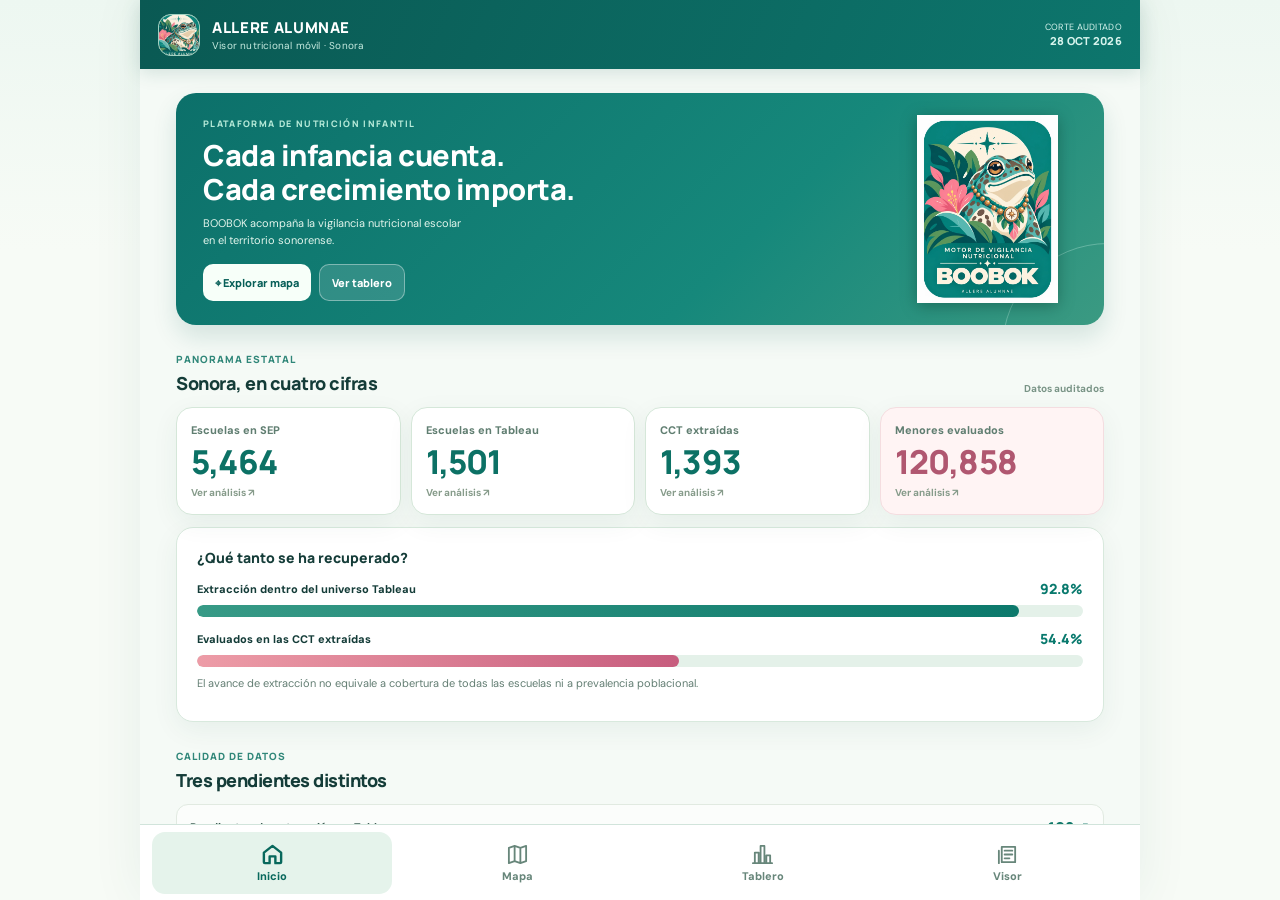
<file: movil.html>
<!doctype html>
<html lang="es-MX">
<head>
<meta charset="utf-8">
<meta name="viewport" content="width=device-width,initial-scale=1,viewport-fit=cover">
<meta name="theme-color" content="#0a5953">
<meta name="apple-mobile-web-app-capable" content="yes">
<meta name="apple-mobile-web-app-status-bar-style" content="black-translucent">
<meta name="apple-mobile-web-app-title" content="ALLERE">
<meta name="description" content="ALLERE ALUMNAE. Mapa nutricional y tablero escolar interactivo de Sonora para celular.">
<title>ALLERE ALUMNAE | Webapp móvil</title>
<link rel="manifest" href="./manifest.webmanifest">
<link rel="apple-touch-icon" href="./assets/boobok/BOOBOK_avatar_256.png">
<link rel="icon" type="image/png" href="./assets/boobok/BOOBOK_avatar_128.png">
<link rel="stylesheet" href="./movil.css">
</head>
<body>
<div class="app">
 <header class="app-top">
   <div class="top-mark"><img src="./assets/boobok/BOOBOK_avatar_128.png" alt="BOOBOK"></div>
   <div class="top-name"><strong>ALLERE ALUMNAE</strong><span>Visor nutricional móvil · Sonora</span></div>
   <div class="top-cut"><span>CORTE AUDITADO</span><b>28 OCT 2026</b></div>
 </header>
 <main class="main" id="appMain">
   <section class="view" id="view-home" aria-label="Inicio">
     <div class="hero">
       <div class="hero-copy">
         <span class="kicker">PLATAFORMA DE NUTRICIÓN INFANTIL</span>
         <h1>Cada infancia cuenta.<br>Cada crecimiento importa.</h1>
         <p>BOOBOK acompaña la vigilancia nutricional escolar en el territorio sonorense.</p>
         <div class="hero-cta"><button data-go="map">⌖ Explorar mapa</button><button class="secondary" data-go="dashboard">Ver tablero</button></div>
       </div>
       <img class="hero-portrait" src="./assets/boobok/BOOBOK_ficha_vertical.webp" alt="BOOBOK, guardián nutricional con paleta turquesa, verde y rosa">
     </div>
     <div class="section-head"><div><span class="topline">Panorama estatal</span><h2>Sonora, en cuatro cifras</h2></div><small>Datos auditados</small></div>
     <div id="homeKpis" class="kpi-grid" aria-live="polite"><div class="card">Cargando indicadores…</div></div>
     <article class="card" aria-label="Avance del operativo">
       <h3>¿Qué tanto se ha recuperado?</h3>
       <div class="ratio-row"><span>Extracción dentro del universo Tableau</span><b id="homeExtractPct">…</b></div>
       <div class="meter"><span id="homeExtractBar" style="width:0%"></span></div>
       <div class="ratio-row"><span>Evaluados en las CCT extraídas</span><b id="homeEvalPct">…</b></div>
       <div class="meter pink"><span id="homeEvalBar" style="width:0%"></span></div>
       <p class="source-note">El avance de extracción no equivale a cobertura de todas las escuelas ni a prevalencia poblacional.</p>
     </article>
     <div class="section-head"><div><span class="topline">Calidad de datos</span><h2>Tres pendientes distintos</h2></div></div>
     <div class="summary-list" id="homeGaps"></div>
     <div class="notice"><strong>Interpretación epidemiológica:</strong> son resultados agregados del operativo escolar IMSS. No representan a todos los menores residentes de Sonora. Las escuelas están georreferenciadas por ubicación del plantel, no por domicilio infantil.</div>
     <div class="actions"><button class="action" data-go="map">Abrir mapa 🗺️</button><button class="action alt" data-go="dashboard">Análisis por territorio</button></div>
     <div class="install-banner" id="installBanner"><strong>Instala ALLERE en tu celular</strong><div id="installHint">Accede desde tu pantalla de inicio.</div><button id="installBtn" type="button">Instalar webapp</button></div>
     <p class="footer-notice">ALLERE ALUMNAE · BOOBOK · Fuentes IMSS, SEP, CONAPO e INEGI. Sin registros nominales infantiles.</p>
   </section>
   <section class="view view-map" id="view-map" hidden aria-label="Mapa de Sonora">
     <div id="mapSlot" class="map-empty">
       <img src="./assets/boobok/BOOBOK_avatar_128.png" alt="">
       <span class="spinner" aria-hidden="true"></span>
       <strong>Preparando el mapa territorial</strong>
       <p>Se utiliza el visor Leaflet de ALLERE, con filtros y ficha adaptados a pantalla táctil.</p>
     </div>
   </section>
   <section class="view" id="view-dashboard" hidden aria-label="Tablero nutricional">
     <div class="section-head" style="margin-top:4px"><div><span class="topline">Tablero táctil</span><h2>Exploración territorial</h2></div><small>6 distritos · 72 municipios</small></div>
     <p class="section-subtitle">Selecciona el distrito y municipio. Pulsa una cifra o un segmento para abrir su ficha metodológica.</p>
     <div class="filters">
       <div><label for="mobileDistrict">Distrito de Salud</label><select id="mobileDistrict"><option value="">Todo Sonora</option></select></div>
       <div><label for="mobileMunicipality">Municipio</label><select id="mobileMunicipality"><option value="">Todos los municipios</option></select></div>
     </div>
     <div class="data-mast"><span aria-hidden="true">◉</span><div>Analizando <b id="selectedTerritory">Sonora</b><br><small id="selectedContext">Corte IMSS: octubre de 2026</small></div></div>
     <div class="section-head"><div><span class="topline">Indicadores</span><h2>Cobertura y evaluación</h2></div></div>
     <div id="dashboardKpis" class="status-grid" aria-live="polite"></div>
     <article class="card">
       <h3>Avance de recuperación y evaluación</h3>
       <div id="dashboardMeters"></div>
       <p class="source-note">Los denominadores cambian según el indicador. Pulsa una cifra para conocerlos.</p>
     </article>
     <div class="section-head"><div><span class="topline">Clasificación antropométrica</span><h2>Distribución del IMC</h2></div></div>
     <article class="card">
       <p>Porcentaje entre registros con IMC clasificado del territorio seleccionado. No es prevalencia poblacional.</p>
       <div id="nutriStack" class="stacked" role="group" aria-label="Categorías de IMC"></div>
       <div id="nutritionLegend" class="legend-list"></div>
       <p id="nutriPrivacy" class="source-note"></p>
     </article>
     <div class="section-head"><div><span class="topline">Comparación territorial</span><h2>Distritos de Salud</h2></div><small>Tocar para filtrar</small></div>
     <article class="card" style="margin-top:0">
       <p>Ordenados por avance de extracción de CCT presentes en Tableau. Esta comparación no mide representatividad del operativo.</p>
       <div id="districtRows" class="territories"></div>
     </article>
     <div class="actions"><button class="action" data-go="map">Ver territorio en el mapa</button><button class="action alt" type="button" data-go="full">Visor integral ↗</button></div>
     <p class="footer-notice">Las categorías pequeñas están suprimidas conforme a las reglas de publicación. Nunca interpretar «S/D» como cero.</p>
   </section>
   <section class="view view-map" id="view-full" hidden aria-label="Visor integral interactivo">
     <div id="fullSlot" class="map-empty"><img src="./assets/boobok/BOOBOK_avatar_128.png" alt=""><strong>Visor integral</strong><p>Gráficos interactivos, panorama epidemiológico y filtros municipales en la plataforma completa.</p></div>
   </section>
 </main>
 <nav class="tabbar" aria-label="Navegación de la webapp">
   <button type="button" data-tab="home" class="active" aria-current="page"><svg viewBox="0 0 24 24" aria-hidden="true"><path d="M3 10 12 3l9 7v10a1 1 0 0 1-1 1h-5v-7H9v7H4a1 1 0 0 1-1-1z"/></svg><span>Inicio</span></button>
   <button type="button" data-tab="map"><svg viewBox="0 0 24 24" aria-hidden="true"><path d="m3 5 6-2 6 2 6-2v16l-6 2-6-2-6 2zM9 3v16m6-14v16"/></svg><span>Mapa</span></button>
   <button type="button" data-tab="dashboard"><svg viewBox="0 0 24 24" aria-hidden="true"><path d="M4 21V10h4v11M10 21V3h4v18m2 0v-8h4v8M2 21h20"/></svg><span>Tablero</span></button>
   <button type="button" data-tab="full"><svg viewBox="0 0 24 24" aria-hidden="true"><path d="M6 4h14v16H6zM3 8v13M9 8h8M9 12h8M9 16h5"/></svg><span>Visor</span></button>
 </nav>
</div>
<dialog id="detailSheet" class="sheet" aria-labelledby="sheetTitle">
 <div class="sheet-bar"></div>
 <div class="sheet-head"><div><span>FICHA DE INDICADOR · BOOBOK</span><h2 id="sheetTitle">Detalle</h2></div><button type="button" id="closeSheet" aria-label="Cerrar detalle">✕</button></div>
 <div class="sheet-body" id="sheetBody"></div>
</dialog>
<script src="./movil.js" defer></script>
</body>
</html>
</file>
<file: movil.css>
/* ALLERE ALUMNAE · Webapp móvil PWA · 30 OCT 2026 */
@import url('https://fonts.googleapis.com/css2?family=DM+Sans:wght@400;500;600;700;800&family=Manrope:wght@400;600;700;800;900&display=swap');
:root{--deep:#0b5b54;--teal:#158378;--teal2:#409993;--cream:#f7fbf6;--aqua:#7bb7b7;--rose:#ec889b;--leaf:#5e9569;--ink:#143c38;--muted:#69867b;--line:#d8e9dd;--shadow:0 8px 27px #0b4c4210;--bottom:76px}
*{box-sizing:border-box}
html{height:100%;background:var(--cream)}
body{margin:0;font-family:'DM Sans',system-ui,sans-serif;color:var(--ink);background:linear-gradient(180deg,#edf7f1 0%,#f7fbf6 250px);height:100%;overflow:hidden}
button,select,input{font:inherit}
button{cursor:pointer}
button:focus-visible,select:focus-visible,a:focus-visible{outline:3px solid #d96685;outline-offset:3px}
[hidden]{display:none!important}
.app{height:100%;height:100dvh;display:flex;flex-direction:column;max-width:1000px;margin:auto;background:#f5faf6;box-shadow:0 0 50px #174f4112}
header.app-top{flex:0 0 auto;min-height:69px;display:flex;align-items:center;gap:12px;padding:11px 18px 11px max(18px,env(safe-area-inset-left));background:linear-gradient(115deg,#0a5953,#0d766d);color:#fff;z-index:6;box-shadow:0 3px 18px #0b514428}
.top-mark{width:42px;height:42px;border-radius:13px;background:#fff8ec;border:1px solid #a2d1c1;display:grid;place-items:center;overflow:hidden;flex-shrink:0}
.top-mark img{height:100%;width:100%;object-fit:contain}
.top-name{min-width:0;flex:1}
.top-name strong{display:block;letter-spacing:.65px;font:900 15px Manrope,sans-serif}
.top-name span{display:block;font-size:10px;color:#c8ece1;letter-spacing:.2px;margin-top:1px}
.top-cut{font-size:9px;color:#d7f4ed;white-space:nowrap;letter-spacing:.3px;text-align:right}
.top-cut b{display:block;font:800 11px Manrope}
.main{min-height:0;flex:1;overflow-y:auto;overscroll-behavior:contain;scrollbar-width:thin;-webkit-overflow-scrolling:touch}
.view{min-height:100%;padding:16px 16px 32px}
.view-map{padding:0;height:100%;min-height:0;overflow:hidden}
.map-frame{width:100%;height:100%;display:block;border:0;background:#daeae0}
.tabbar{height:calc(var(--bottom) + env(safe-area-inset-bottom));padding:7px max(12px,env(safe-area-inset-right)) calc(6px + env(safe-area-inset-bottom)) max(12px,env(safe-area-inset-left));background:#fff;border-top:1px solid #d1e4db;display:flex;gap:5px;justify-content:space-around;align-items:stretch;flex:0 0 auto;z-index:7}
.tabbar button{background:transparent;border:0;border-radius:13px;min-width:76px;flex:1;display:flex;flex-direction:column;justify-content:center;align-items:center;gap:3px;color:#67867a;font-size:11px;font-weight:800;transition:background .18s}
.tabbar button svg{width:23px;height:23px;stroke:currentColor;stroke-width:1.9;fill:none;stroke-linecap:round;stroke-linejoin:round}
.tabbar button.active{background:#e5f3eb;color:#08685c}
.tabbar button.active svg{stroke-width:2.5}
.hero{display:grid;grid-template-columns:minmax(0,1fr) 108px;gap:7px;align-items:center;border-radius:20px;padding:18px 12px 18px 19px;background:linear-gradient(135deg,#0c706a,#16887b 62%,#3b9a82);color:#fff;min-height:194px;position:relative;overflow:hidden;box-shadow:0 12px 25px #0d5e5424}
.hero:after{content:'';position:absolute;width:210px;height:210px;border:1px solid #e1fff547;right:-110px;bottom:-130px;border-radius:50%}
.hero-copy{position:relative;z-index:1}
.kicker{display:block;font:800 9px Manrope;letter-spacing:1.35px;color:#b5e9d8}
.hero h1{font:900 clamp(19px,4.9vw,28px)/1.18 Manrope;margin:8px 0 8px;letter-spacing:-.5px}
.hero p{color:#e3f5ec;font-size:11px;line-height:1.55;max-width:270px;margin:0}
.hero-portrait{height:164px;width:106px;position:relative;z-index:1;object-fit:contain;filter:drop-shadow(0 3px 8px #063c2e70)}
.hero-cta{display:flex;gap:8px;margin-top:15px;flex-wrap:wrap}
.hero-cta button{min-height:37px;border:0;border-radius:10px;background:#f7fff9;color:#075f58;font:900 11px Manrope;padding:9px 12px}
.hero-cta button.secondary{background:#ffffff23;border:1px solid #ffffff60;color:#fff}
.section-head{display:flex;align-items:end;justify-content:space-between;gap:12px;margin:22px 0 12px}
.section-head h2{font:900 18px Manrope;margin:3px 0 0;letter-spacing:-.5px}
.section-head small{color:#799486;font-size:10px;font-weight:700}
.section-head .topline{color:#308779;font:900 10px Manrope;letter-spacing:1px;text-transform:uppercase}
.kpi-grid{display:grid;grid-template-columns:repeat(2,minmax(0,1fr));gap:10px}
.kpi{padding:15px 14px;min-height:108px;display:flex;flex-direction:column;align-items:flex-start;justify-content:space-between;text-align:left;border:1px solid #d5e7d9;background:#fff;border-radius:16px;box-shadow:var(--shadow)}
.kpi small{font-size:11px;line-height:1.3;color:#607e71;font-weight:800;max-width:180px}
.kpi strong{font:900 clamp(22px,6.1vw,33px)/1.14 Manrope;color:#0c7165;letter-spacing:-.8px}
.kpi span{color:#869b8a;font-size:10px;font-weight:700}
.kpi.rose{background:#fff4f4;border-color:#f4dde0}
.kpi.rose strong{color:#b05770}
.kpi.active{border-color:#218778;box-shadow:0 0 0 2px #21877818}
.card{border-radius:17px;background:#fff;border:1px solid var(--line);padding:16px;box-shadow:var(--shadow);margin-top:12px}
.card h3{font:900 14px Manrope;margin:0 0 12px}
.card p{font-size:11px;line-height:1.6;color:#637e73;margin:8px 0}
.ratio-row{display:flex;justify-content:space-between;align-items:center;margin:12px 0 7px;gap:10px;font-size:11px;font-weight:800}
.ratio-row b{color:#08796d;font:900 14px Manrope}
.meter{background:#e4f1e9;border-radius:999px;overflow:hidden;height:12px}
.meter span{display:block;height:100%;background:linear-gradient(90deg,#379a86,#0c796c);border-radius:999px;transition:width .35s}
.meter.pink span{background:linear-gradient(90deg,#ed9ca7,#c75d7e)}
.source-note{font-size:10px;color:#81998d;margin:8px 0 0;line-height:1.45}
.notice{padding:13px;border-radius:13px;background:#fff8e9;border:1px solid #f0ddbd;color:#6d674e;font-size:11px;line-height:1.55;margin-top:13px}
.notice strong{color:#665333}
.actions{display:flex;gap:9px;flex-wrap:wrap;margin:12px 0}
.action{border:0;border-radius:11px;background:#10786e;color:#fff;padding:12px 14px;min-height:44px;font:900 12px Manrope;flex:1}
.action.alt{background:#e6f4eb;color:#116b5f;border:1px solid #c2e0d0}
.data-mast{display:flex;align-items:center;gap:8px;background:#e8f4ed;border:1px solid #c9e5d5;padding:9px 11px;border-radius:12px;margin-top:12px;font-size:11px;color:#356c5f}
.data-mast b{color:#0a695e}
.filters{display:grid;grid-template-columns:1fr 1fr;gap:9px}
.filters label{font-size:10px;color:#658476;font-weight:800;display:block;margin-bottom:5px}
.filters select{background:#fff;border:1px solid #cbded4;border-radius:11px;width:100%;height:45px;padding:0 27px 0 9px;color:#1b554c;min-width:0;font-size:12px}
.section-subtitle{font-size:11px;color:#759083;margin:4px 0 14px;line-height:1.5}
.status-grid{display:grid;grid-template-columns:repeat(2,minmax(0,1fr));gap:9px}
.mini-stat{border:1px solid #d9e6dc;background:#fff;border-radius:12px;padding:12px;text-align:left;min-height:78px}
.mini-stat small{color:#71897e;display:block;font-size:10px;line-height:1.25;font-weight:800}
.mini-stat b{color:#0b6c63;font:900 22px Manrope;display:block;margin-top:7px}
.mini-stat i{font-size:9px;color:#7b9087;font-style:normal}
.stacked{display:flex;height:22px;overflow:hidden;border-radius:10px;background:#edf1ed;gap:1px}
.stacked button{min-width:0;border:0;min-height:22px;padding:0}
.legend-list{display:grid;grid-template-columns:repeat(2,1fr);gap:8px;margin-top:14px}
.legend-item{display:flex;align-items:center;gap:8px;border:1px solid #e5eee6;border-radius:10px;background:#f9fcf9;padding:10px;text-align:left;min-width:0}
.legend-item i{width:10px;height:10px;border-radius:50%;display:block;flex-shrink:0}
.legend-item span{font-size:10px;color:#476d5d;font-weight:800}
.legend-item b{font-size:12px;color:#0e635b;display:block;margin-top:2px}
.territories{display:grid;gap:7px}
.territory{display:grid;grid-template-columns:minmax(0,1fr) 66px;gap:10px;align-items:center;padding:10px 12px;border:1px solid #e1ede3;border-radius:12px;background:#fbfdfb;text-align:left}
.territory.active{background:#e8f5ee;border-color:#9ed5bb}
.territory span{font:800 11px Manrope;color:#345e50}
.territory small{display:block;color:#94a499;margin-top:3px;font-size:9px}
.territory em{font:900 12px Manrope;color:#0e7969;font-style:normal;text-align:right}
.territory .meter{height:6px;margin-top:7px}
.summary-list{display:grid;gap:8px}
.summary-row{border:1px solid #e1eae1;border-radius:12px;padding:12px 13px;background:#fbfdfb;display:flex;align-items:center;justify-content:space-between;text-align:left;gap:14px;color:#34564c;font-size:11px;font-weight:700}
.summary-row b{font:900 15px Manrope;color:#11786a}
.footer-notice{font-size:10px;line-height:1.65;text-align:center;color:#708779;margin:18px 8px 4px}
.map-empty{height:100%;display:grid;place-items:center;align-content:center;gap:13px;background:linear-gradient(165deg,#eaf5ed,#d8ebe0)}
.map-empty img{width:67px;height:67px;object-fit:contain}
.map-empty strong{font:900 14px Manrope;color:#086759}
.map-empty p{max-width:220px;font-size:11px;line-height:1.5;color:#638579;text-align:center}
.sheet{border:0;position:fixed;margin:auto 0 0;inset:auto 0 0;width:100%;max-width:100%;max-height:min(82dvh,850px);overflow-y:auto;background:#fffdf9;border-radius:23px 23px 0 0;padding:0;box-shadow:0 -20px 50px #0d363a55;color:var(--ink);z-index:30}
.sheet::backdrop{background:#0a312f9c;backdrop-filter:blur(2px)}
.sheet-bar{height:5px;width:43px;background:#c8dcd1;border-radius:99px;margin:11px auto 1px}
.sheet-head{padding:14px 19px;border-bottom:1px solid #e4eee8;display:flex;gap:8px;align-items:center}
.sheet-head span{display:block;font-size:10px;letter-spacing:1px;font-weight:900;color:#5d9382}
.sheet-head h2{font:900 19px Manrope;margin:2px 0;color:#095e54}
.sheet-head button{margin-left:auto;border:0;background:#e7f1e9;border-radius:10px;width:37px;height:37px;color:#0c6257;font-size:19px}
.sheet-body{padding:15px 19px 28px;max-width:850px;margin:auto}
.sheet-body .sheet-value{font:900 36px Manrope;color:#087568;margin:4px 0}
.sheet-body h3{font:900 13px Manrope;color:#165a52;margin:18px 0 6px}
.sheet-body p{font-size:12px;line-height:1.65;color:#617c70}
.sheet-formula{border:1px solid #d8eade;background:#eef7f1;border-radius:12px;padding:13px;line-height:1.6;font-size:11px;color:#31695b;overflow-wrap:anywhere}
.sheet-source{border-top:1px solid #e4eee6;padding-top:10px;color:#879b8d;font-size:10px}
.install-banner{display:none;margin-top:13px;border:1px solid #c2e3d3;border-radius:13px;padding:12px;background:#e8f5ed;color:#186455;font-size:11px;line-height:1.5}
.install-banner button{border:0;background:#10786e;color:white;border-radius:9px;padding:9px 11px;margin-top:8px;font-weight:800}
.install-banner.visible{display:block}
.spinner{width:34px;height:34px;border:3px solid #d2eadd;border-top-color:#0c7b71;border-radius:50%;animation:spin .9s linear infinite}
@keyframes spin{to{transform:rotate(360deg)}}
@media(min-width:700px){.view{padding:24px 36px 38px}.kpi-grid{grid-template-columns:repeat(4,1fr)}.filters{max-width:670px}.hero{grid-template-columns:1fr 175px;padding:22px 27px}.hero-portrait{width:170px;height:188px}.hero h1{font-size:29px}.card{padding:20px}.status-grid{grid-template-columns:repeat(4,minmax(0,1fr))}.legend-list{grid-template-columns:repeat(4,1fr)}.sheet{max-width:660px;left:calc(50% - 330px);right:auto;border-radius:22px 22px 0 0}}
@media(max-width:360px){.top-cut{display:none}.hero{grid-template-columns:1fr 85px}.hero-portrait{width:85px;height:155px}.hero h1{font-size:19px}.tabbar button{min-width:0}.kpi-grid{gap:7px}.kpi{padding:12px 10px}.section-head h2{font-size:16px}}
@media(prefers-reduced-motion:reduce){*,*:before,*:after{animation:none!important;transition:none!important}}

/* Cuatro pestañas compactas sin desplazamiento horizontal */
.tabbar button{min-width:0}
</file>
